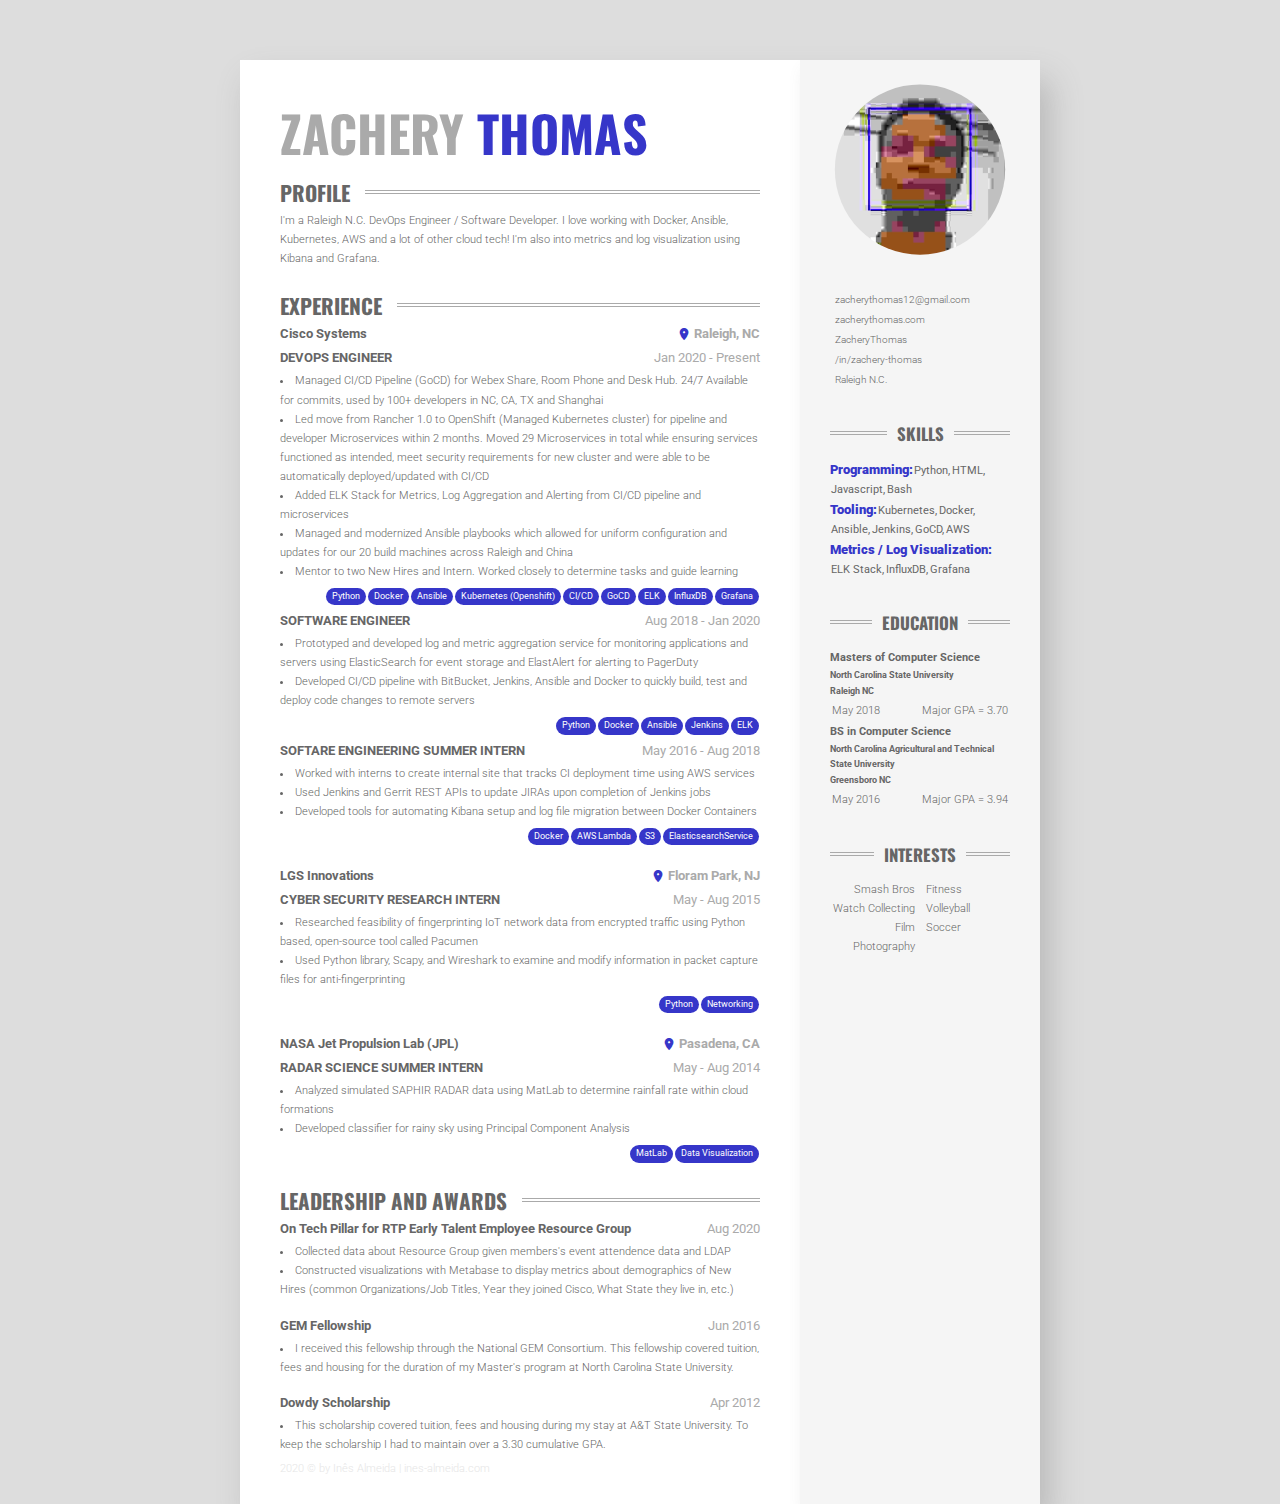
<file: index.html>
<!doctype html><html lang=en><head><meta name=generator content="Hugo 0.83.1"><meta charset=utf-8><meta name=viewport content="width=device-width,initial-scale=1"><title>Zachery Thomas</title><link rel=stylesheet href="https://fonts.googleapis.com/css?family=Oswald"><link rel=stylesheet href="https://fonts.googleapis.com/css?family=Roboto"><link rel=stylesheet href=https://pro.fontawesome.com/releases/v5.10.0/css/all.css integrity=sha384-AYmEC3Yw5cVb3ZcuHtOA93w35dYTsvhLPVnYs9eStHfGJvOvKxVfELGroGkvsg+p crossorigin=anonymous><link href="https://fonts.googleapis.com/icon?family=Material+Icons" rel=stylesheet><link rel=stylesheet href=/style.main.min.a1f95836c20320a5a9c62168f2bd496c8a95c6f8bc672e3ead5a12f707a002a6.css integrity="sha256-oflYNsIDIKWpxiFo8r1JbIqVxvi8Zy4+rVoS9wegAqY="></head><body><div class=content><div class=content__left><h1 class=mainHeading>Zachery <span>Thomas</span></h1><div id=profile class=section><div class=section__heading><h2 class=section__title>Profile</h2></div><div class=section__content><p>I'm a Raleigh N.C. DevOps Engineer / Software Developer. I love working with Docker, Ansible, Kubernetes, AWS and a lot of other cloud tech! I'm also into metrics and log visualization using Kibana and Grafana.</p></div></div><div id=experience class=section><div class=section__heading><h2 class=section__title>Experience</h2></div><div class=section__content><div class=experience><div class=experience__item><div class=experience__header><h3 class=experience__company>Cisco Systems</h3><h3 class=experience__place>Raleigh, NC</h3></div><div class=experience__job><div class=experience__subheader><h3 class=experience__position>DevOps Engineer</h3><h3 class=experience__date>Jan 2020 - Present</h3></div><ul><li class=experience__bullet>Managed CI/CD Pipeline (GoCD) for Webex Share, Room Phone and Desk Hub. 24/7 Available for commits, used by 100+ developers in NC, CA, TX and Shanghai</li><li class=experience__bullet>Led move from Rancher 1.0 to OpenShift (Managed Kubernetes cluster) for pipeline and developer Microservices within 2 months. Moved 29 Microservices in total while ensuring services functioned as intended, meet security requirements for new cluster and were able to be automatically deployed/updated with CI/CD</li><li class=experience__bullet>Added ELK Stack for Metrics, Log Aggregation and Alerting from CI/CD pipeline and microservices</li><li class=experience__bullet>Managed and modernized Ansible playbooks which allowed for uniform configuration and updates for our 20 build machines across Raleigh and China</li><li class=experience__bullet>Mentor to two New Hires and Intern. Worked closely to determine tasks and guide learning</li></ul><div class=experience__badges><ul><li class=experience__badge>Python</li><li class=experience__badge>Docker</li><li class=experience__badge>Ansible</li><li class=experience__badge>Kubernetes (Openshift)</li><li class=experience__badge>CI/CD</li><li class=experience__badge>GoCD</li><li class=experience__badge>ELK</li><li class=experience__badge>InfluxDB</li><li class=experience__badge>Grafana</li></ul></div></div><div class=experience__job><div class=experience__subheader><h3 class=experience__position>Software Engineer</h3><h3 class=experience__date>Aug 2018 - Jan 2020</h3></div><ul><li class=experience__bullet>Prototyped and developed log and metric aggregation service for monitoring applications and servers using ElasticSearch for event storage and ElastAlert for alerting to PagerDuty</li><li class=experience__bullet>Developed CI/CD pipeline with BitBucket, Jenkins, Ansible and Docker to quickly build, test and deploy code changes to remote servers</li></ul><div class=experience__badges><ul><li class=experience__badge>Python</li><li class=experience__badge>Docker</li><li class=experience__badge>Ansible</li><li class=experience__badge>Jenkins</li><li class=experience__badge>ELK</li></ul></div></div><div class=experience__job><div class=experience__subheader><h3 class=experience__position>Softare Engineering Summer Intern</h3><h3 class=experience__date>May 2016 - Aug 2018</h3></div><ul><li class=experience__bullet>Worked with interns to create internal site that tracks CI deployment time using AWS services</li><li class=experience__bullet>Used Jenkins and Gerrit REST APIs to update JIRAs upon completion of Jenkins jobs</li><li class=experience__bullet>Developed tools for automating Kibana setup and log file migration between Docker Containers</li></ul><div class=experience__badges><ul><li class=experience__badge>Docker</li><li class=experience__badge>AWS Lambda</li><li class=experience__badge>S3</li><li class=experience__badge>ElasticsearchService</li></ul></div></div></div><div class=experience__item><div class=experience__header><h3 class=experience__company>LGS Innovations</h3><h3 class=experience__place>Floram Park, NJ</h3></div><div class=experience__job><div class=experience__subheader><h3 class=experience__position>Cyber Security Research Intern</h3><h3 class=experience__date>May - Aug 2015</h3></div><ul><li class=experience__bullet>Researched feasibility of fingerprinting IoT network data from encrypted traffic using Python based, open-source tool called Pacumen</li><li class=experience__bullet>Used Python library, Scapy, and Wireshark to examine and modify information in packet capture files for anti-fingerprinting</li></ul><div class=experience__badges><ul><li class=experience__badge>Python</li><li class=experience__badge>Networking</li></ul></div></div></div><div class=experience__item><div class=experience__header><h3 class=experience__company>NASA Jet Propulsion Lab (JPL)</h3><h3 class=experience__place>Pasadena, CA</h3></div><div class=experience__job><div class=experience__subheader><h3 class=experience__position>Radar Science Summer Intern</h3><h3 class=experience__date>May - Aug 2014</h3></div><ul><li class=experience__bullet>Analyzed simulated SAPHIR RADAR data using MatLab to determine rainfall rate within cloud formations</li><li class=experience__bullet>Developed classifier for rainy sky using Principal Component Analysis</li></ul><div class=experience__badges><ul><li class=experience__badge>MatLab</li><li class=experience__badge>Data Visualization</li></ul></div></div></div></div></div></div><div id=awards class=section><div class=section__heading><h2 class=section__title>Leadership and Awards</h2></div><div class=section__content><div class=awards><div class=awards__item><div class=awards__header><h3 class=awards__company>On Tech Pillar for RTP Early Talent Employee Resource Group</h3><h3 class=awards__date>Aug 2020</h3></div><div><li class=awards__bullet>Collected data about Resource Group given members's event attendence data and LDAP</li><li class=awards__bullet>Constructed visualizations with Metabase to display metrics about demographics of New Hires (common Organizations/Job Titles, Year they joined Cisco, What State they live in, etc.)</li></div></div><div class=awards__item><div class=awards__header><h3 class=awards__company>GEM Fellowship</h3><h3 class=awards__date>Jun 2016</h3></div><div><li class=awards__bullet>I received this fellowship through the National GEM Consortium. This fellowship covered tuition, fees and housing for the duration of my Master's program at North Carolina State University.</li></div></div><div class=awards__item><div class=awards__header><h3 class=awards__company>Dowdy Scholarship</h3><h3 class=awards__date>Apr 2012</h3></div><div><li class=awards__bullet>This scholarship covered tuition, fees and housing during my stay at A&T State University. To keep the scholarship I had to maintain over a 3.30 cumulative GPA.</li></div></div></div></div></div></div><div class=content__right><div class="sideSection avatar"><div class=avatar__container><img class=avatar__img src=img/zacthoma.png alt="photo of me"></div></div><div class="sideSection contact"><ul><li class=contact__item onmouseover="this.style.cursor='pointer'" onclick="window.open('mailto:zacherythomas12@gmail.com')"><i class="fas fa-envelope"></i><span>zacherythomas12@gmail.com</span></li><li class=contact__item onmouseover="this.style.cursor='pointer'" onclick="window.open('https://www.zacherythomas.com')"><i class="fas fa-globe"></i><span>zacherythomas.com</span></li><li class=contact__item onmouseover="this.style.cursor='pointer'" onclick="window.open('https://github.com/ZacheryThomas')"><i class="fab fa-github"></i><span>ZacheryThomas</span></li><li class=contact__item onmouseover="this.style.cursor='pointer'" onclick="window.open('https://www.linkedin.com/in/zachery-thomas')"><i class="fab fa-linkedin"></i><span>/in/zachery-thomas</span></li><li class=contact__item><i class="fas fa-map-marker-alt"></i><span>Raleigh N.C.</span></li></ul></div><script>function highlighter(b){var c=b.innerText,a=$(`.experience__bullet:contains(${c})`),d;for(d of a)a.css('background-color','#3636c9'),a.css('color','#fff'),a.css('border-radius','0.9rem'),a.css('padding','0.1rem 0.6rem')}function removehighlight(b){var c=b.innerText,a=$(`.experience__bullet:contains(${c})`),d;for(d of a)a.css('background-color',''),a.css('border-radius',''),a.css('padding',''),a.css('color','#666')}</script><div class=sideSection><div class=sideSection__heading><h2 class=sideSection__title>Skills</h2></div><div class=sideSection__content><ul class=skills><li><ul class=skills__group><span>Programming</span><li onmouseover=highlighter(this) onmouseout=removehighlight(this)>Python</li><li onmouseover=highlighter(this) onmouseout=removehighlight(this)>HTML</li><li onmouseover=highlighter(this) onmouseout=removehighlight(this)>Javascript</li><li onmouseover=highlighter(this) onmouseout=removehighlight(this)>Bash</li></ul><ul class=skills__group><span>Tooling</span><li onmouseover=highlighter(this) onmouseout=removehighlight(this)>Kubernetes</li><li onmouseover=highlighter(this) onmouseout=removehighlight(this)>Docker</li><li onmouseover=highlighter(this) onmouseout=removehighlight(this)>Ansible</li><li onmouseover=highlighter(this) onmouseout=removehighlight(this)>Jenkins</li><li onmouseover=highlighter(this) onmouseout=removehighlight(this)>GoCD</li><li onmouseover=highlighter(this) onmouseout=removehighlight(this)>AWS</li></ul><ul class=skills__group><span>Metrics / Log Visualization</span><li onmouseover=highlighter(this) onmouseout=removehighlight(this)>ELK Stack</li><li onmouseover=highlighter(this) onmouseout=removehighlight(this)>InfluxDB</li><li onmouseover=highlighter(this) onmouseout=removehighlight(this)>Grafana</li></ul></li></ul></div></div><script src=https://code.jquery.com/jquery-3.6.0.slim.min.js integrity="sha256-u7e5khyithlIdTpu22PHhENmPcRdFiHRjhAuHcs05RI=" crossorigin=anonymous></script><div id=education class=sideSection><div class=sideSection__heading><h2 class=sideSection__title>Education</h2></div><div class=sideSection__content><div class=education__item><h4 class=education__title>Masters of Computer Science</h4><h5 class=education__school>North Carolina State University</h5><h5 class=education__place>Raleigh NC</h5><table style=width:100%><tr><td><div class=education__date style=float:left>May 2018</div></td><td><div class=education__description style=float:right>Major GPA = 3.70</div></td></tr></table></div><div class=education__item><h4 class=education__title>BS in Computer Science</h4><h5 class=education__school>North Carolina Agricultural and Technical State University</h5><h5 class=education__place>Greensboro NC</h5><table style=width:100%><tr><td><div class=education__date style=float:left>May 2016</div></td><td><div class=education__description style=float:right>Major GPA = 3.94</div></td></tr></table></div></div></div><div class=sideSection><div class=sideSection__heading><h2 class=sideSection__title>Interests</h2></div><div class=sideSection__content><ul class=interests><li class=interests__item>Smash Bros</li><li class=interests__item>Watch Collecting</li><li class=interests__item>Film Photography</li><li class=interests__item>Fitness</li><li class=interests__item>Volleyball</li><li class=interests__item>Soccer</li></ul></div></div></div></div></body></html>
</file>
